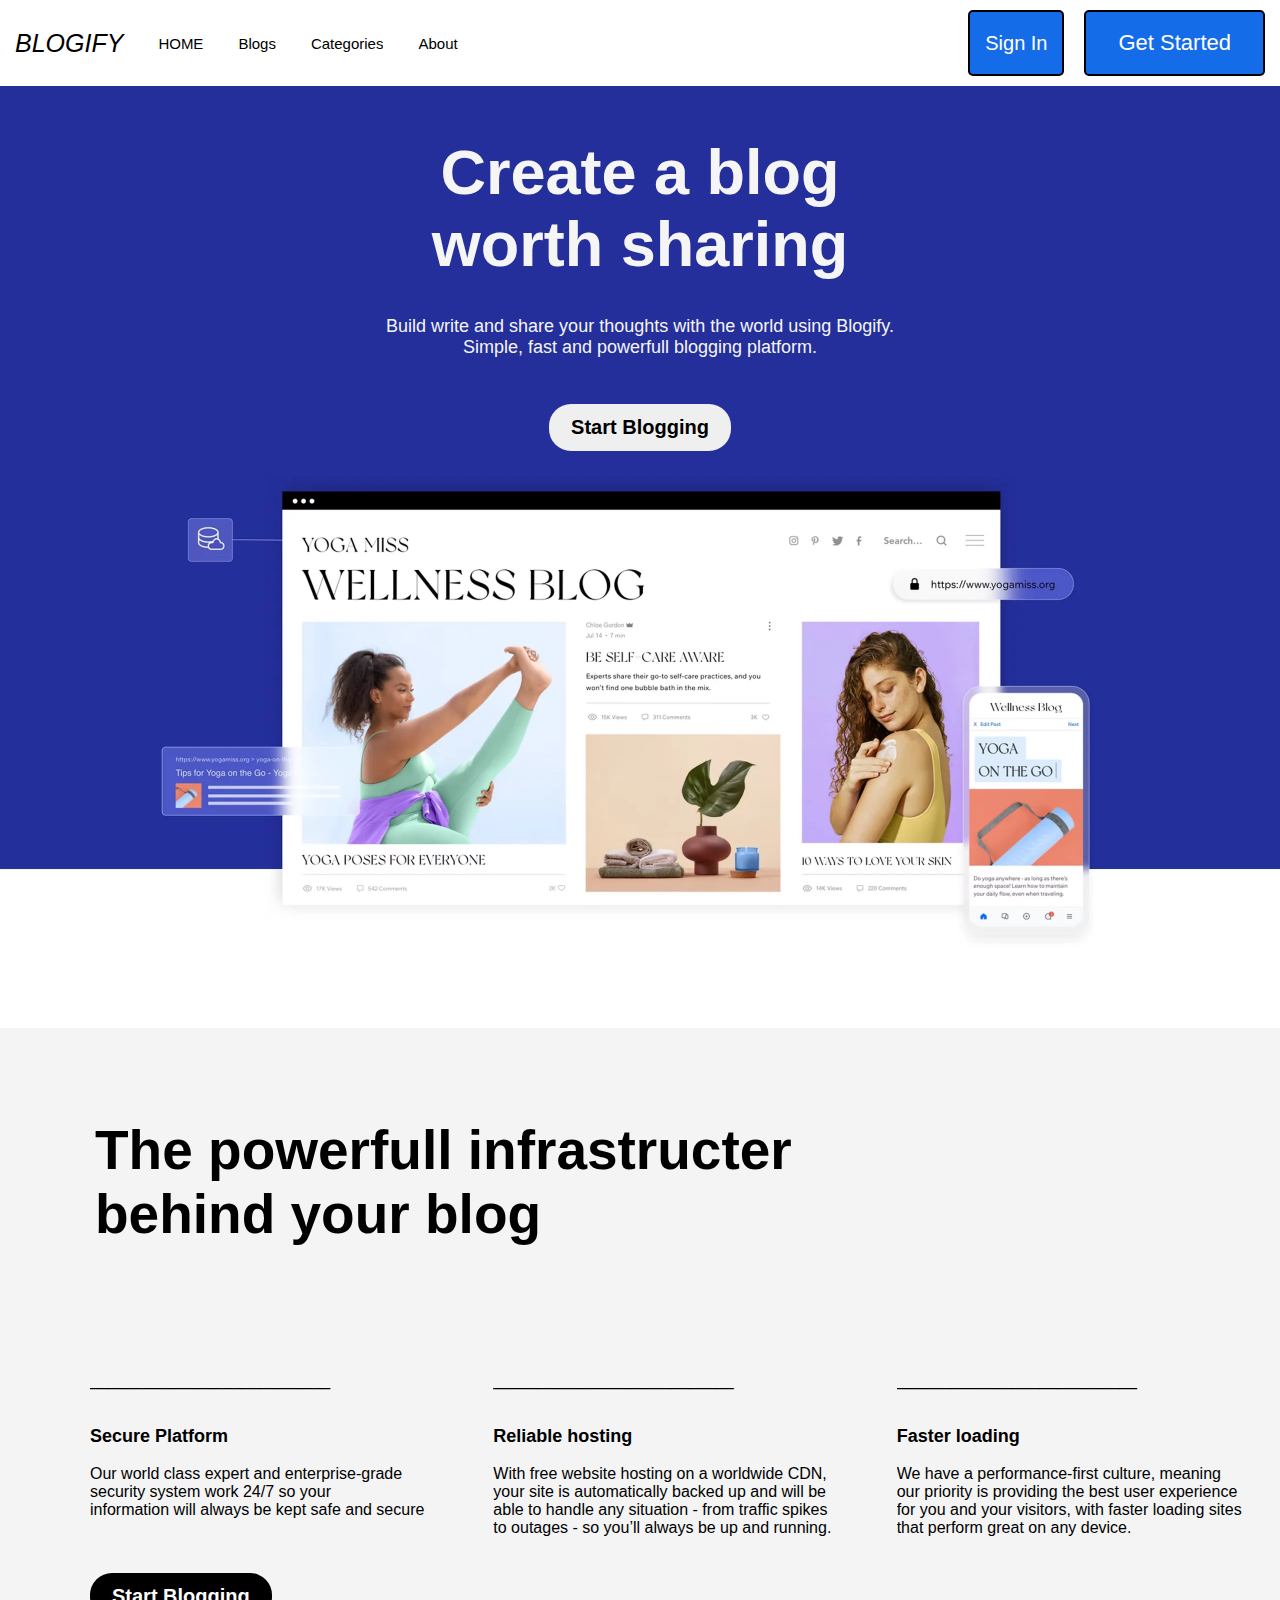
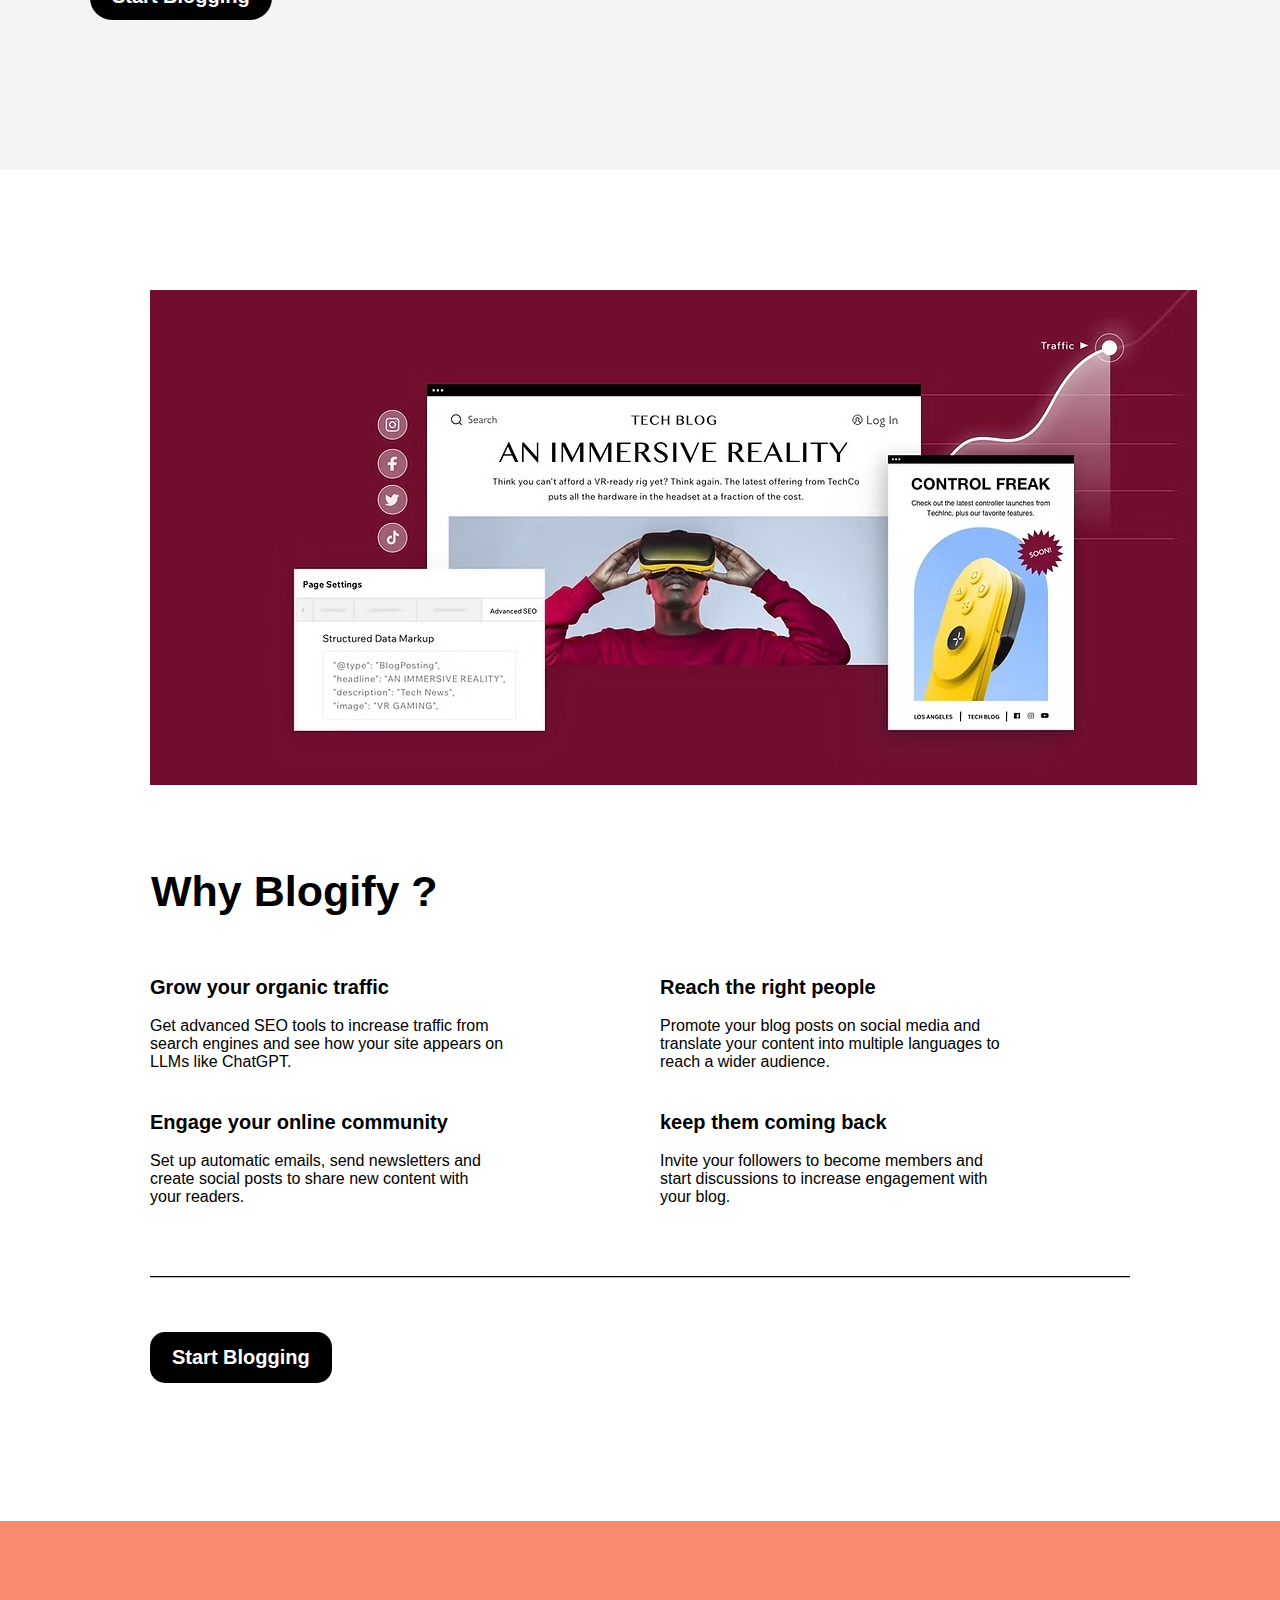
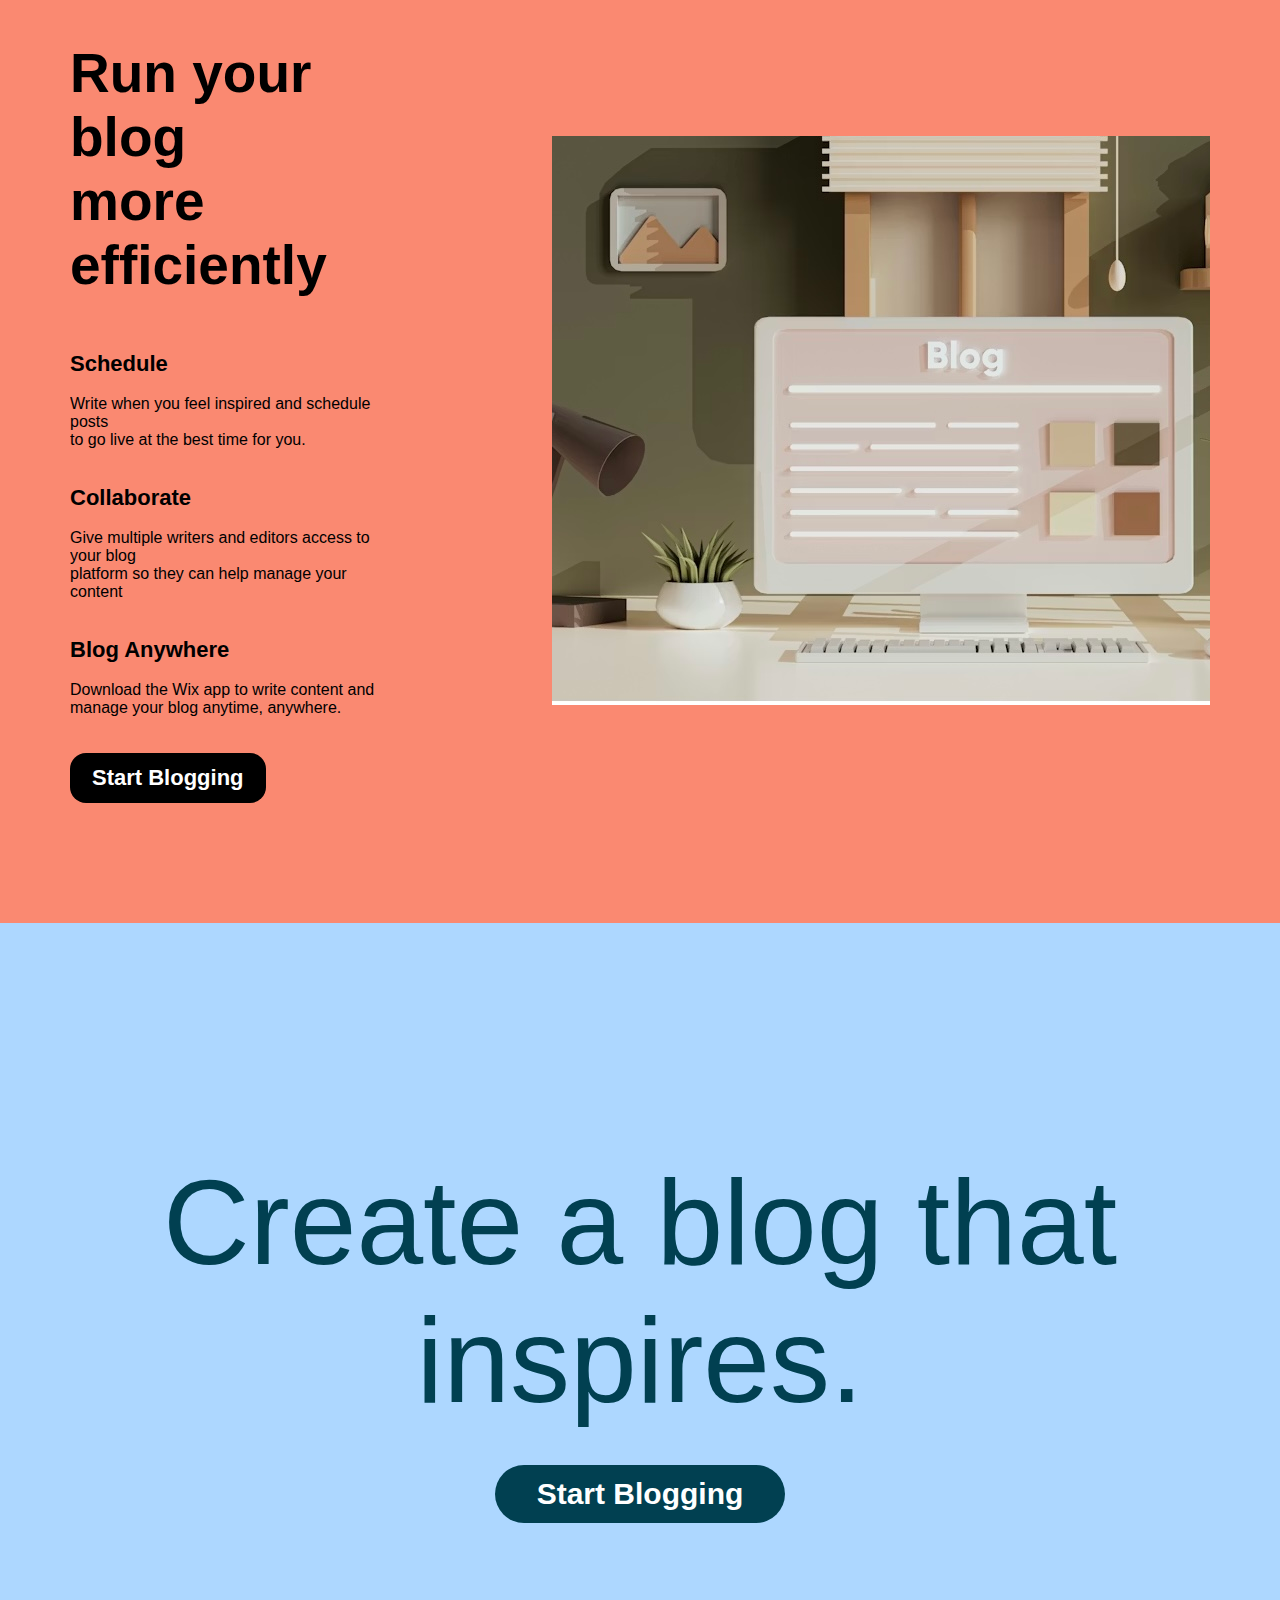
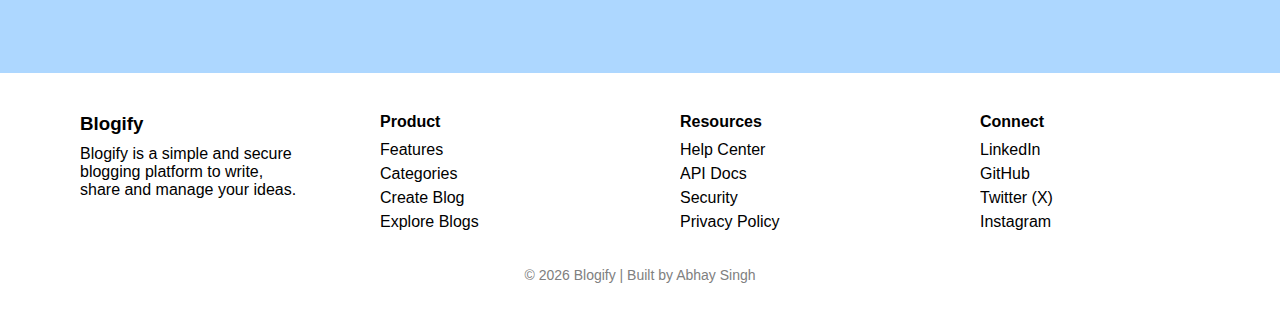
<file: index.html>
<!DOCTYPE html>
<html lang="en">

<head>
    <meta charset="UTF-8">
    <meta name="viewport" content="width=device-width, initial-scale=1.0">
    <title>Home</title>
    <link rel="stylesheet" href="style.css">
</head>

<body>
    <header class="header">
    <div class="logo">BLOGIFY

    <!-- <nav class="navbar"> -->
        <a href="#">HOME</a>
        <a href="posts.html">Blogs</a>
        <a href="#">Categories</a>
        <a href="#">About</a>
    <!-- </nav> -->
    </div>
    <div id="authLinks" class="auth">
        <a href="login.html" class="signinA">Sign In
        </a>
        <a href="register.html">
        <button class="signupbtn">Get Started</button>
        </a>
    </div>
    <div class="logindiv" id="userLinks" style="display: none;">
        <a href="createPost.html">
        Create Post
        </a>
        <a href="profile.html">Profile</a>
        <a href="#" id="logoutBtn">Log out</a>

    </div>
    </header>

    <center>
    <section class="hero">
        <div class="hero-content">
            <h1>Create a blog <br> worth sharing</h1>
            <br><br>
            <p>
                Build write and share your thoughts with the world using Blogify. <br>
                Simple, fast and powerfull blogging platform.
            </p><br><br>
            
            <button class="startBloggingBtn">Start Blogging</button>
        </div>
        </center>
        <div class="hero-image">
            <img src="demo.png" alt="Blog Preview">
        </div>
    </section>
    <section class="secB">
        <h1>The powerfull infrastructer <br>
            behind your blog</h1>
        <br><br>
        <div class="row">
            <div class="Box">
                <p>___________________________</p>
                <br><br>
                <h4>Secure Platform</h4><br>
                <p>Our world class expert  and enterprise-grade <br>
                security system work 24/7 so your <br> information will always be kept safe and secure
                </p>
            </div>
            <div class="Box">
                <p>___________________________</p>
                <br><br>
                <h4>Reliable hosting</h4><br>
                <p>With free website hosting on a worldwide CDN, <br> your site is automatically backed up and will be <br> able to handle any situation - from traffic spikes <br> to outages - so you’ll always be up and running.</p>
            </div>
            <div class="Box">
                <p>___________________________</p>
                <br><br>
                <h4>Faster loading</h4> <br>
                <p>We have a performance-first culture, meaning <br> our priority is providing the best user experience <br> for you and your visitors, with faster loading sites <br> that perform great on any device.</p>
            </div>
        </div>
        <br><br>
            
        <button class="startBloggingBtn">Start Blogging</button>
            
            
    </section>
    <section class="secC">
        <img src="home2.png" alt="Blog Preview">
        <br><br>
        <h1>Why Blogify ?</h1>
        <div class="row1">
            <div class="box">
                <h4>Grow your organic traffic</h4>
                <br>
                <p>Get advanced SEO tools to increase traffic from <br> search engines and see how your site appears on <br> LLMs like ChatGPT.</p>
            </div>
            <div class="box">
                <h4>Reach the right people</h4>
                <br>
                <p>Promote your blog posts on social media and <br> translate your content into multiple languages to <br> reach a wider audience.</p>
            </div>
            <div class="box">
                <h4>Engage your online community</h4> <br>
                <p>Set up automatic emails, send newsletters and <br> create social posts to share new content with <br> your readers.</p>
            </div>
            
            <div class="box">
                <h4>keep them coming back</h4>
                <br>
                <p>Invite your followers to become members and <br> start discussions to increase engagement with <br> your blog.</p>
            </div>
        </div>
        <br><br><br>
        <p>___________________________________________________________________________________________________________________</p>
        
        <br><br><br>
        <button class="startBloggingBtn">Start Blogging</button>
        <br><br>
    </section>
    <section class="secD">
        <div class="box">
        <div class="secDbox">
            <h1>Run your blog <br> more efficiently</h1>
            <br> <br> <br>
            <h4>Schedule</h4>
            <br>
            <p>Write when you feel inspired and schedule posts <br>
                to go live at the best time for you.</p>
                <br> <br>
            <h4>Collaborate</h4>
            <br>
            <p>Give multiple writers and editors access to your blog <br> platform so they can help manage your content</p>
            <br> <br>
            <h4>Blog Anywhere</h4>
            <br>
            <p>Download the Wix app to write content and <br> manage your blog anytime, anywhere.</p>
            <br> <br>
            
        <button class="startBloggingBtn">Start Blogging</button>
        
        </div>
        <div class="secDbox">
            <img src="home.PNG" alt="Blog Preview">
        </div>
        </div>
    </section>
    <section class="secE">
        <center>
        <h1>Create a blog that</h1>
        <h1>   inspires.  </h1>
        <br><br>
        
            <button class="startBloggingBtn">Start Blogging</button>
        
        </center>
    </section>
    <section class="secF">
        <footer class="footer">
    <div class="footer-container">

    <!-- Column 1 -->
    <div class="footer-box">
    <h3>Blogify</h3>
    <p>
        Blogify is a simple and secure blogging platform
        to write, share and manage your ideas.
    </p>
    </div>

    <!-- Column 2 -->
    <div class="footer-box">
    <h4>Product</h4>
    <a href="#">Features</a>
    <a href="#">Categories</a>
    <a href="#">Create Blog</a>
    <a href="#">Explore Blogs</a>
    </div>

    <!-- Column 3 -->
    <div class="footer-box">
    <h4>Resources</h4>
    <a href="#">Help Center</a>
    <a href="#">API Docs</a>
    <a href="#">Security</a>
    <a href="#">Privacy Policy</a>
    </div>

    <!-- Column 4 -->
    <div class="footer-box">
    <h4>Connect</h4>
    <a href="https://www.linkedin.com/in/abhayy2903?utm_source=share&utm_campaign=share_via&utm_content=profile&utm_medium=ios_app">LinkedIn</a>
    <a href="https://github.com/abhayyy29">GitHub</a>
    <a href="https://x.com/abhayy2903?s=21">Twitter (X)</a>
    <a href="https://www.instagram.com/codingstepswithabhayy?igsh=bzhyZXlrNnFjcGU3&utm_source=qr">Instagram</a>
    </div>

</div>

<div class="footer-bottom">
    <p>© 2026 Blogify | Built by Abhay Singh</p>
</div>

</footer>
    </section>
    
    <script src="navbar.js"></script>
</body>
</html>
</file>
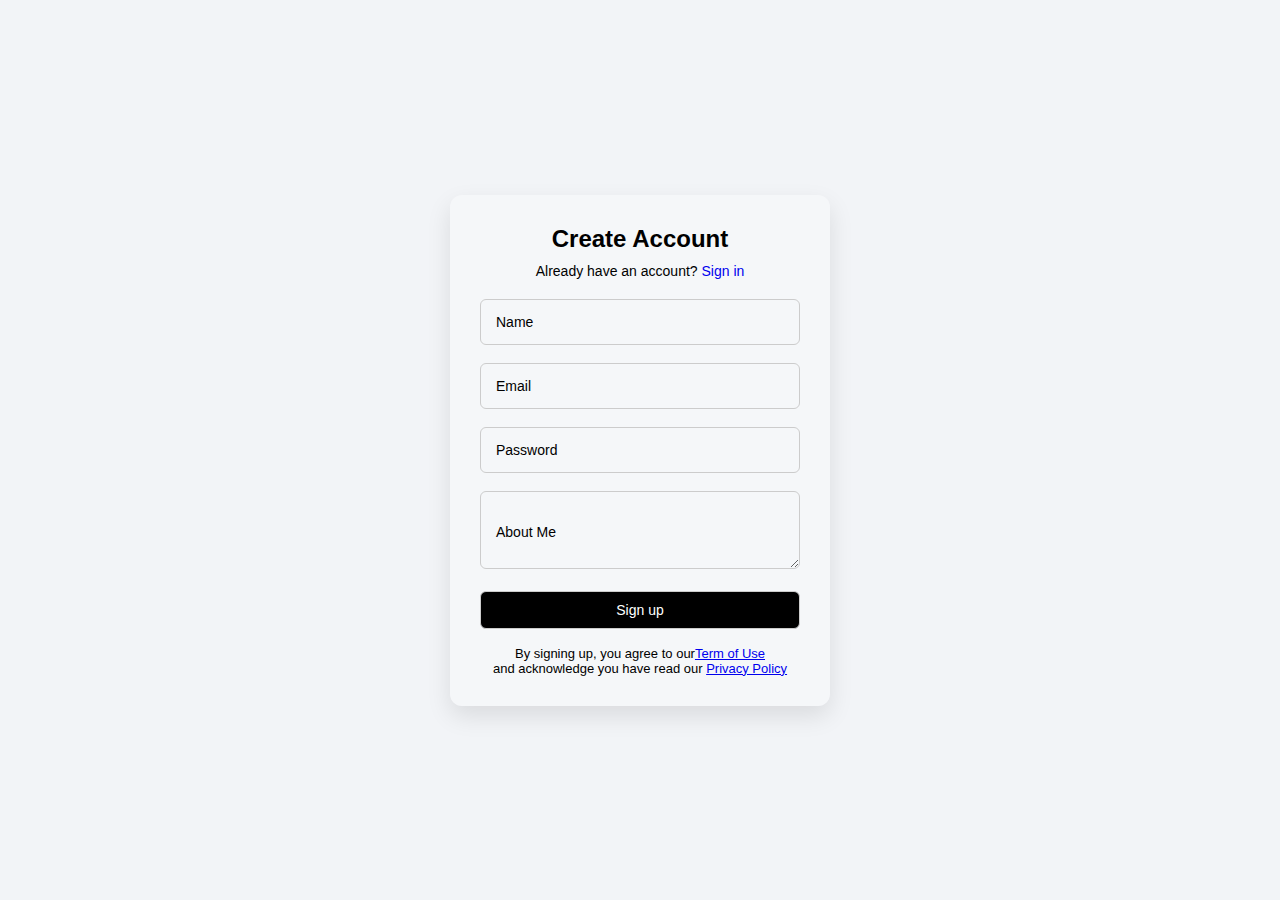
<file: register.html>
<!DOCTYPE html>
<html lang="en">
<head>
    <meta charset="UTF-8">
    <meta name="viewport" content="width=device-width, initial-scale=1.0">
    <title>Register</title>
    <link rel="stylesheet" href="register.css">
</head>
<body>
    <div class="login-container">
<div class="login-box">
<form id="registerForm" class="form-container">

    <h2>Create Account</h2>
    <p class="signup-text">
    Already have an account?
    <a href="login.html">Sign in</a>
    </p>

    <div class="input-group">
    <input type="text" id="name" required />
    <label>Name</label>
    </div>

    <div class="input-group">
    <input type="email" id="email" required />
    <label>Email</label>
    </div>

    <div class="input-group">
    <input type="password" id="password" required />
    <label>Password</label>
    </div>

    <div class="input-group">
    <textarea id="about" rows="3" required></textarea>
    <label>About Me</label>
    </div>

    <button type="submit" class="btn-primary">Sign up</button>
    <div class="term">
    By signing up, you agree to our<a href="#">Term of Use</a> <br> and acknowledge you have read our <a href="#">Privacy Policy</a>
    </div>

</form>
</div>
</div>
<script src="register.js"></script>
</body>
</html>
</file>
<file: style.css>
*{
    margin: 0;
    padding: 0;
    box-sizing: border-box;
    font-family: Arial, Helvetica, sans-serif;
    overflow-x: hidden;
}
body{
    background-color: #242F9B;
}
.header{
    display: flex;
    justify-content: space-between;
    align-items: center;
    background: white;
    flex-wrap: wrap;
}
.logo{
    font-size: 32px;

}

.logo {
    padding: 20px 15px;
    color: black;
    font-size: 25px;
    font-style: italic;
    display: flex;
    justify-content: space-around;
    gap: 35px;
    
}
.logo a{
    margin-top: 6px;
    text-decoration: none;
    color: black;
    font-size: 15px;
    font-style: initial;
}

.auth{
    padding: 10px 15px;
    color: black;
    font-size: 20px;
    font-style: normal;
    display: flex;
    justify-content: space-around;
    gap: 20px;
}

.auth a{
    display: flex;
    align-items: center;
    justify-content: center;
    padding: 8px 15px;
    background: #156CE8;
    text-decoration: none;
    color: white;
    border-radius: 5px;
    cursor: pointer;
    transition: color 0.3s ease;
    border: 2px solid black;
}
.auth a:hover{
    color: black;
border: solid 3px black;

}

.logindiv{
    padding: 10px 15px;
    color: black;
    font-size: 20px;
    font-style: normal;
    display: flex;
    justify-content: space-around;
    gap: 20px;
}

.logindiv a
{
    display: flex;
    align-items: center;
    justify-content: center;
    padding: 8px 15px;
    background: black;
    text-decoration: none;
    color: white;
    border-radius: 5px;
    cursor: pointer;
    transition: color 0.3s ease;
    border: 2px solid black;
}
.logindiv a:hover{
    text-decoration: underline;
    color: black;
    background-color: #ADD7FF;
    /* border: 4px solid blue; */
}

.signupbtn{
    cursor: pointer;
    background: #156CE8;
    padding: 8px 15px;
    border: 2px solid transparent;
    border-radius: 5px;
    color: white;
    font-size: 22px;
    transition: all 0.3 ease;
}
.signupbtn:hover{
transform: scale(1.05);
/* border: solid 3px black; */
color: black;
}

.hero-content h1{
    padding-top: 50px;
    color: whitesmoke;
    font-size: 63px;
}

.hero-content p{
    color: whitesmoke;
    font-size: 18px;
    padding-bottom: 10px;
}
.btn2{
    cursor: pointer;
    padding: 10px 20px;
    font-size: 20px;
    font-weight: 600;
    border-radius: 22px;
    border: 2px solid transparent;
}

.hero{
    width: 100%;
    max-width: 2500px;
    margin: 0 auto;
    display: flex;
    align-items: center;
    justify-content: center;
    flex-wrap: wrap;
}
.hero-image{
    padding-top: 25px;
}
.hero-image img{
    max-width: 2500px;
    width: 100%;
    height: auto;
    display: block;
}

.secB{
    background-color: #F4F4F4;
    overflow: hidden;
    padding-bottom: 150px;
}

.secB a{
    color: black;
    text-decoration: underline;
    padding: 90px;
    font-size: 30px;

}
.secB .startBloggingBtn{

    background-color: black;
    color: white;
    margin-left: 90px;
}
.secB h1{
    color: black;
    font-size: 55px;
    padding: 90px 95px;
}
.row{
    padding-left: 90px;
    display: grid;
    grid-template-columns: repeat(3,1fr);
    gap: 20px;
}
.row h4{
    color: black;
    font-size: 18px;
    font-weight: 600;
}
.row p{
    color: black;
}

.secC{
    background-color: white;
    padding: 120px 150px;
}

.secC h1{
    color: black;
    font-size: 43px;
    padding: 60px 1px;
}

.secC .row1{
display: grid;
grid-template-columns: repeat(2,2fr);
gap: 40px;
}
.secC .box h4{
    font-size: 20px;
}
.secC .startBloggingBtn{
    padding: 12px 20px;
    font-size: 20px;
    border: 2px solid transparent;
    border-radius: 15px;
    color: white;
    background-color: black;
}

.secC .btn:hover{
    color: white;
    background-color: #156CE8;
}
.secC .homeblog-img{
    padding: 120px 150px;
}
.secD{
    background-color: #FA8971;
    padding: 120px 70px;
    
}
.secD .box{
    display: flex;
    justify-content: center;
    align-items: center;
    gap: 150px;
}

.secD .box h1{
    font-size: 55px;
}
.secD .box h4{
    font-size: 22px;
}
.secDbox button{

    color: white;
    background-color: black;
    border-radius: 16px;
    border: 2px solid transparent;
    font-size: 22px;
    padding: 10px 20px;
    transition: all 0.3 ease;
}
.secE{
    background-color: #ADD7FF;
    padding-top: 230px;
    padding-bottom: 150px;
}
.secE h1{
    font-size: 120px;
    font-weight: 400;
    color: #014051;
}
.secE button{
    cursor: pointer;
    background-color:#014051;
    color: white;
    font-size: 30px;
    border: 2px solid transparent;
    border-radius: 100px;
    padding: 10px 40px;
    transition: all 0.3 ease;
}
.secE button:hover{
    transform: translate(-2px);
}

.secF{
    background-color: white;
    color: black;
    padding: 40px 80px;
    
}
/* .footer {
background-color: #0b2fe0;
color: white;
padding: 40px 80px;
} */

.footer-container {
display: flex;
justify-content: space-between;
flex-wrap: wrap;
}

.footer-box {
width: 220px;
}

.footer-box h3,
.footer-box h4 {
margin-bottom: 10px;
}

.footer-box a {
display: block;
color: black;
text-decoration: none;
margin: 6px 0;
}

.footer-box a:hover {
color: blue;
}

.footer-bottom {
text-align: center;
margin-top: 30px;
font-size: 14px;
color: gray;
}

.startBloggingBtn{
    cursor: pointer;
    padding: 10px 20px;
    font-size: 20px;
    font-weight: 600;
    border-radius: 22px;
    border: 2px solid transparent;
}
</file>
<file: register.css>
* {
    margin: 0;
    padding: 0;
    box-sizing: border-box;
    font-family: Arial, Helvetica, sans-serif;
}

body {
    height: 100vh;
    background: #f2f4f7;
    display: flex;
    justify-content: center;
    align-items: center;
    background-image: url("https://www.nicepng.com/png/full/26-266973_image-page-transparent-background-oasis-skin-1-png.png");
    background-position: center;
    background-size: cover;
    background-repeat: no-repeat;
}

.input-group {
    position: relative;
    margin-bottom: 18px;
}

.input-group input {
    width: 100%;
    padding: 14px 12px;
    border: 1px solid #ccc;
    border-radius: 6px;
    font-size: 14px;
    outline: none;
    background: transparent;
}
.input-group textarea {
    width: 100%;
    padding: 14px 12px;
    border: 1px solid #ccc;
    border-radius: 6px;
    font-size: 14px;
    outline: none;
    background: transparent;
}

.input-group label {
    position: absolute;
    top: 50%;
    left: 12px;
    color: black;
    font-size: 14px;
    transform: translateY(-50%);
    pointer-events: none;
    padding: 0 4px;
    transition: 0.3s ease;
}

/* when focused or value entered */
.input-group input:focus + label,
.input-group input:valid + label,
.input-group textarea:focus + label,
.input-group textarea:valid + label
{
    top: -6px;
    font-size: 12px;
    color: black;
}

/* border color on focus */
.input-group input:focus {
    border-color: black;
}
.input-group textarea:focus{
    border-color: black;
}
.login-container {
    width: 100%;
    display: flex;
    justify-content: center;
}

.login-box {
    background: rgba(255, 255, 255, 0.25);
    /* background: white; */
    width: 380px;
    padding: 30px;
    border-radius: 12px;
    box-shadow: 0 10px 25px rgba(0,0,0,0.1);
    text-align: center;
}

.login-box h2 {
    margin-bottom: 10px;
}

.signup-text {
    font-size: 14px;
    margin-bottom: 20px;
}

.signup-text a {
    text-decoration: none;
}

/* input {
width: 100%;
padding: 12px;
margin-bottom: 12px;
border-radius: 6px;
border: 1px solid #ccc;
font-size: 14px;
}

input:focus {
outline: none;
border-color: #1a73e8;
} */

.forgot {
    display: block;
    text-align: right;
    font-size: 13px;
    margin-bottom: 15px;
    text-decoration: none;
    
}

.btn-primary {
    width: 100%;
    padding: 12px;
    background-color : #1a73e8;
    color: black;
    border: none;
    border-radius: 6px;
    font-size: 15px;
    cursor: pointer;
}

.btn-primary:hover {
    background: #1558b0;
}

.divider {
    margin: 20px 0;
    color: #888;
    font-size: 14px;
}

button[class^="btn-"] {
    width: 100%;
    padding: 10px;
    margin-bottom: 10px;
    border-radius: 6px;
    border: 1px solid #ccc;
    background: black;
    color: white;
    cursor: pointer;
    font-size: 14px;
    display: flex;
    justify-content: center;
    align-items: center;
    gap: 10px;
}

.term{
    padding-top: 7px;
    font-size: 13px;
    gap: 8px;
}
</file>
